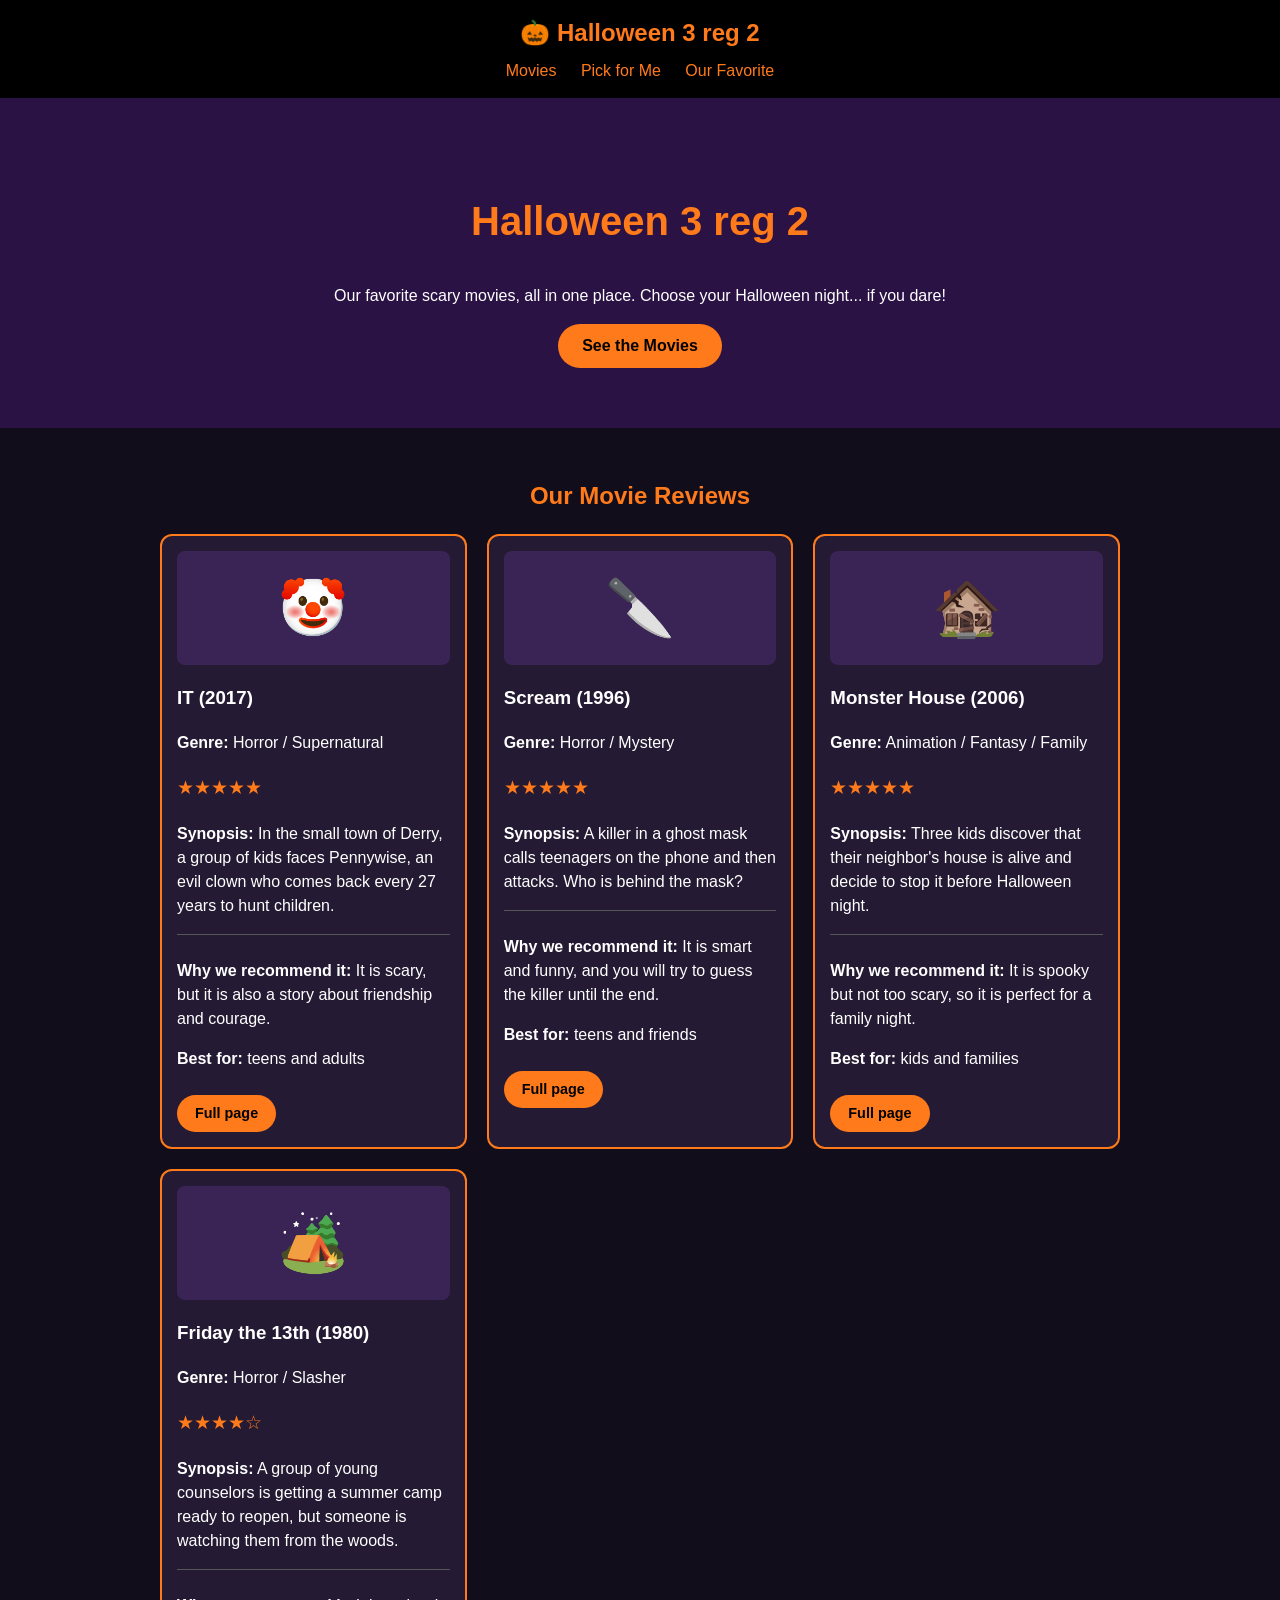
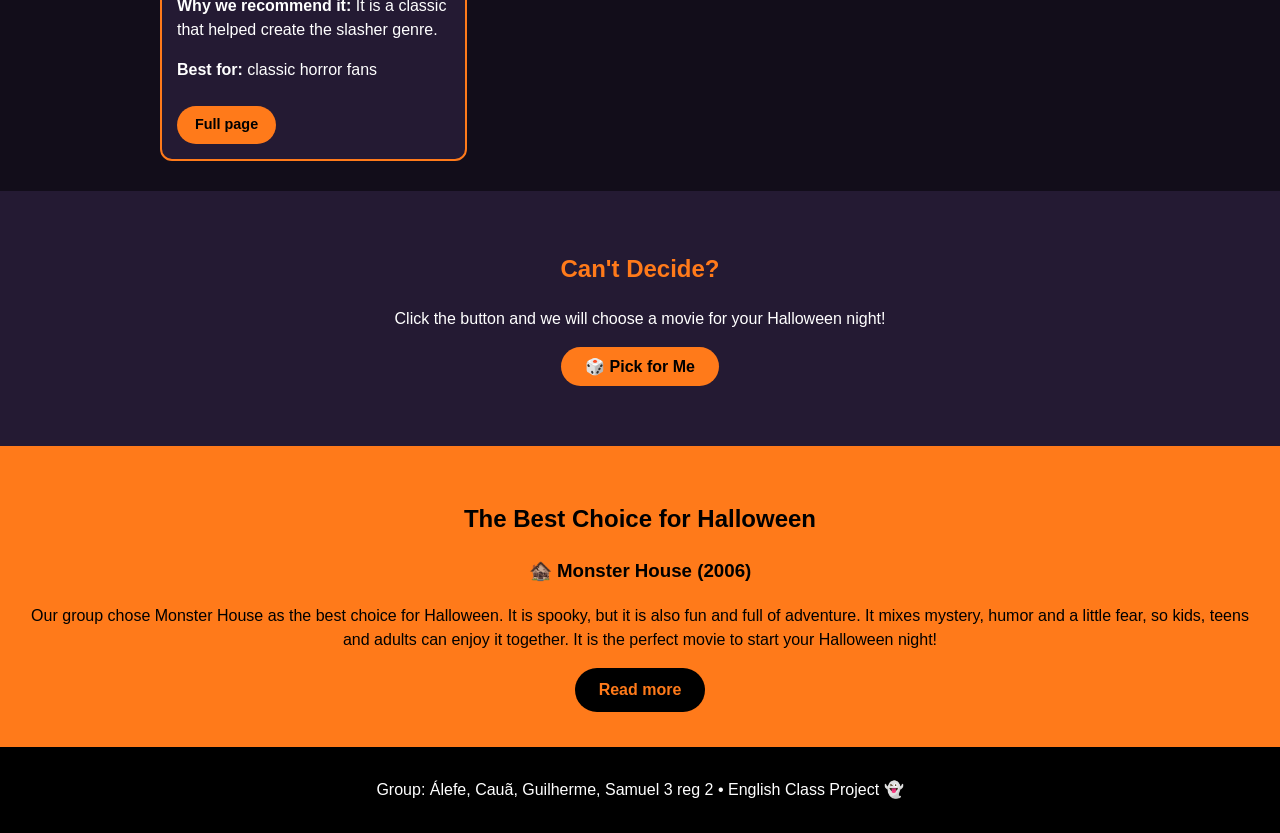
<file: index.html>
<!DOCTYPE html>
<html lang="en">
<head>
  <meta charset="UTF-8">
  <meta name="viewport" content="width=device-width, initial-scale=1.0">
  <title>Page about halloween films</title>
  <link rel="stylesheet" href="style.css">
</head>

<body>

  <!-- TOPO -->
  <header>
    <h2>🎃 Halloween 3 reg 2</h2>
    <nav>
      <a href="#movies">Movies</a>
      <a href="#random">Pick for Me</a>
      <a href="#favorite">Our Favorite</a>
    </nav>
  </header>

  <!-- INÍCIO -->
  <section class="hero">
    <h1>Halloween 3 reg 2</h1>
    <p>Our favorite scary movies, all in one place. Choose your Halloween night... if you dare!</p>
    <a class="button" href="#movies">See the Movies</a>
  </section>

  <!-- FILMES -->
  <section class="movies" id="movies">
    <h2>Our Movie Reviews</h2>

    <div class="cards">

      <div class="card">
        <div class="poster">🤡</div>
        <h3>IT (2017)</h3>
        <p><strong>Genre:</strong> Horror / Supernatural</p>
        <p class="stars">★★★★★</p>
        <p><strong>Synopsis:</strong> In the small town of Derry, a group of kids faces Pennywise, an evil clown who comes back every 27 years to hunt children.</p>
        <div class="review">
          <p><strong>Why we recommend it:</strong> It is scary, but it is also a story about friendship and courage.</p>
          <p><strong>Best for:</strong> teens and adults</p>
        </div>
        <a class="button" href="it.html">Full page</a>
      </div>

      <div class="card">
        <div class="poster">🔪</div>
        <h3>Scream (1996)</h3>
        <p><strong>Genre:</strong> Horror / Mystery</p>
        <p class="stars">★★★★★</p>
        <p><strong>Synopsis:</strong> A killer in a ghost mask calls teenagers on the phone and then attacks. Who is behind the mask?</p>
        <div class="review">
          <p><strong>Why we recommend it:</strong> It is smart and funny, and you will try to guess the killer until the end.</p>
          <p><strong>Best for:</strong> teens and friends</p>
        </div>
        <a class="button" href="scream.html">Full page</a>
      </div>

      <div class="card">
        <div class="poster">🏚️</div>
        <h3>Monster House (2006)</h3>
        <p><strong>Genre:</strong> Animation / Fantasy / Family</p>
        <p class="stars">★★★★★</p>
        <p><strong>Synopsis:</strong> Three kids discover that their neighbor's house is alive and decide to stop it before Halloween night.</p>
        <div class="review">
          <p><strong>Why we recommend it:</strong> It is spooky but not too scary, so it is perfect for a family night.</p>
          <p><strong>Best for:</strong> kids and families</p>
        </div>
        <a class="button" href="monster.html">Full page</a>
      </div>

      <div class="card">
        <div class="poster">🏕️</div>
        <h3>Friday the 13th (1980)</h3>
        <p><strong>Genre:</strong> Horror / Slasher</p>
        <p class="stars">★★★★☆</p>
        <p><strong>Synopsis:</strong> A group of young counselors is getting a summer camp ready to reopen, but someone is watching them from the woods.</p>
        <div class="review">
          <p><strong>Why we recommend it:</strong> It is a classic that helped create the slasher genre.</p>
          <p><strong>Best for:</strong> classic horror fans</p>
        </div>
        <a class="button" href="friday.html">Full page</a>
      </div>

    </div>
  </section>

  <!-- ESCOLHA POR MIM -->
  <section class="random" id="random">
    <h2>Can't Decide?</h2>
    <p>Click the button and we will choose a movie for your Halloween night!</p>
    <button class="button" id="random-btn">🎲 Pick for Me</button>
    <p id="random-result"></p>
  </section>

  <!-- FAVORITO -->
  <section class="favorite" id="favorite">
    <h2>The Best Choice for Halloween</h2>
    <h3>🏚️ Monster House (2006)</h3>
    <p>Our group chose Monster House as the best choice for Halloween. It is spooky, but it is also fun and full of adventure. It mixes mystery, humor and a little fear, so kids, teens and adults can enjoy it together. It is the perfect movie to start your Halloween night!</p>
    <a class="button dark" href="monster.html">Read more</a>
  </section>

  <!-- RODAPÉ -->
  <footer>
    <p>Group: Álefe, Cauã, Guilherme, Samuel 3 reg 2 • English Class Project 👻</p>
  </footer>

  <script src="script.js"></script>
</body>
</html>
</file>
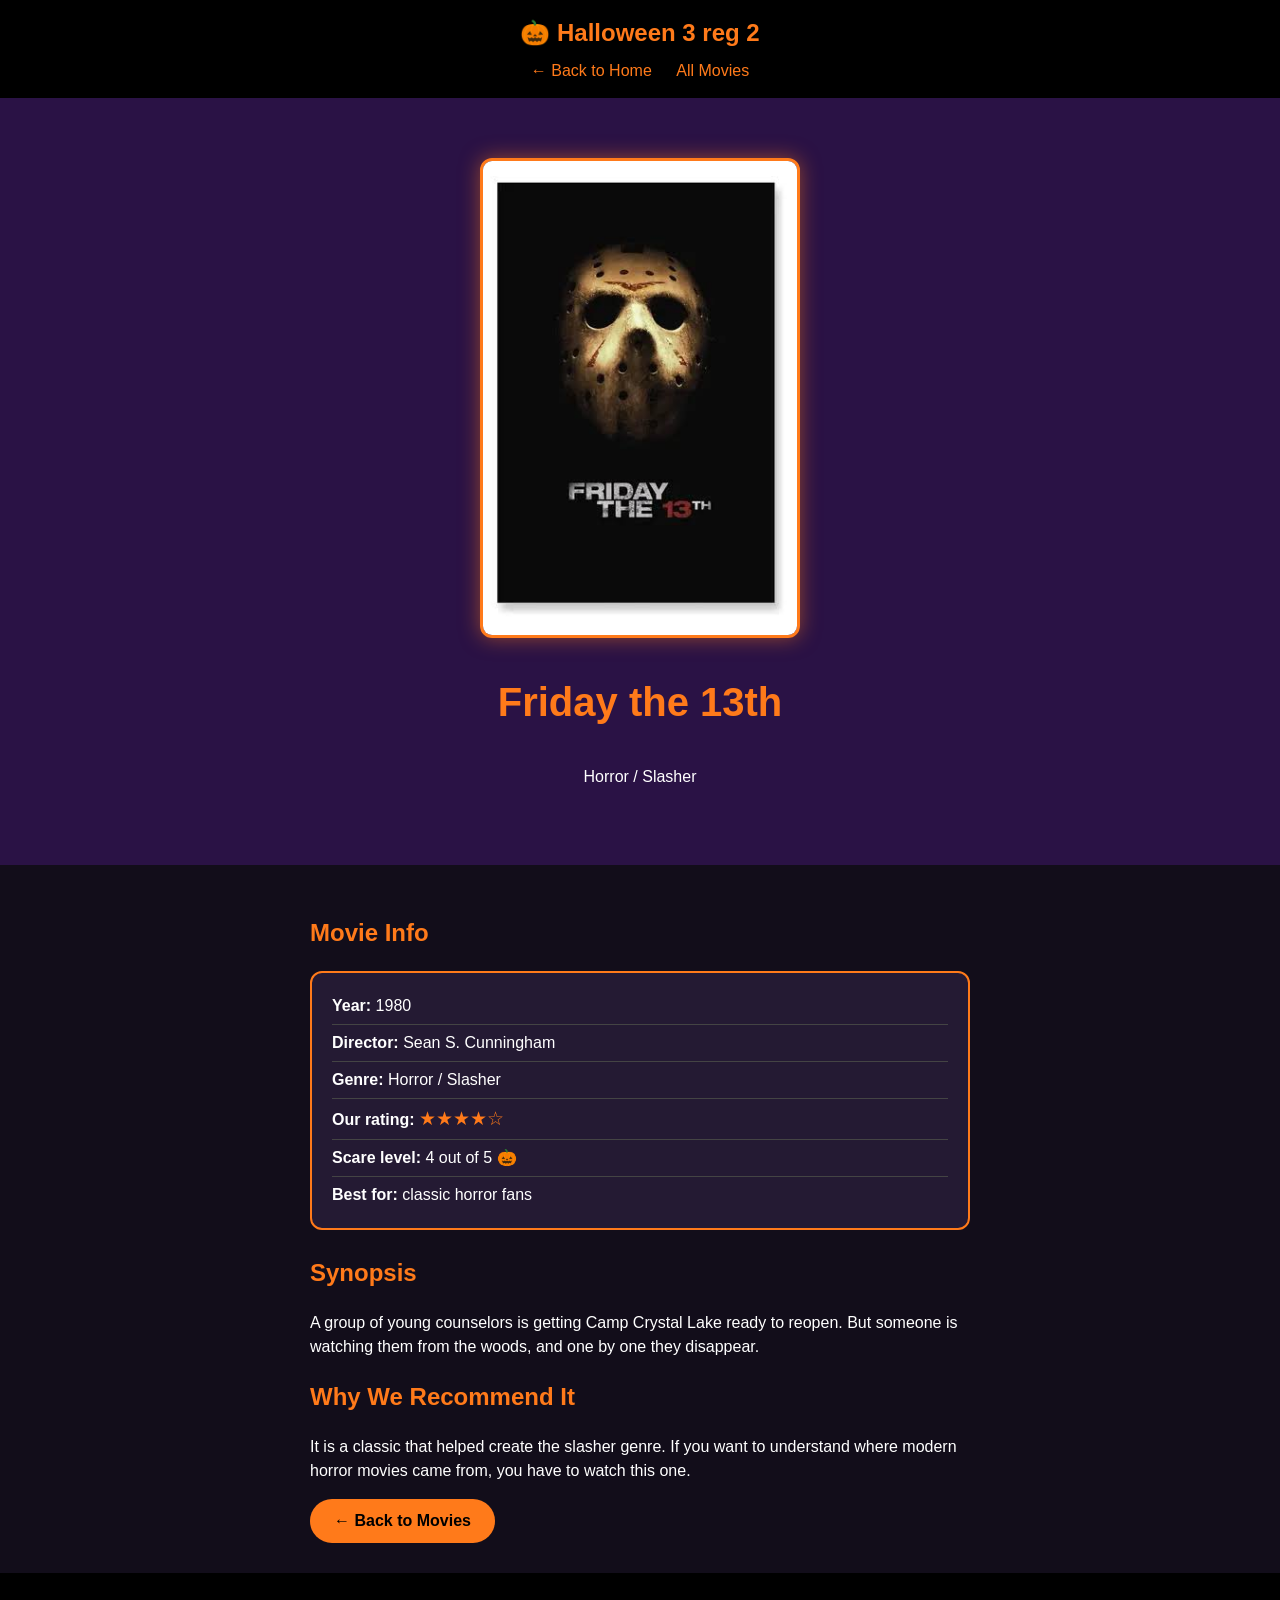
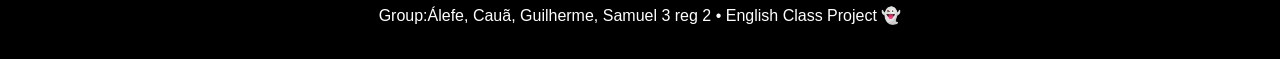
<file: friday.html>
<!DOCTYPE html>
<html lang="en">
<head>
  <meta charset="UTF-8">
  <meta name="viewport" content="width=device-width, initial-scale=1.0">
  <title>Friday the 13th </title>
  <link rel="stylesheet" href="style.css">
</head>

<body>

  <header>
    <h2>🎃 Halloween 3 reg 2</h2>
    <nav>
      <a href="index.html">← Back to Home</a>
      <a href="index.html#movies">All Movies</a>
    </nav>
  </header>

  <section class="hero">
    <!-- IMAGEM: coloque o arquivo friday.jpg dentro da pasta images/ e ela aparece aqui -->
    <img class="movie-img" src="images/friday.jpg" alt="Friday the 13th movie poster"
         onload="this.style.display='block'; this.nextElementSibling.style.display='none'">
    <div class="big-emoji">🏕️</div>
    <h1>Friday the 13th</h1>
    <p>Horror / Slasher</p>
  </section>

  <main class="detail">

    <h2>Movie Info</h2>
    <ul class="info-list">
      <li><strong>Year:</strong> 1980</li>
      <li><strong>Director:</strong> Sean S. Cunningham</li>
      <li><strong>Genre:</strong> Horror / Slasher</li>
      <li><strong>Our rating:</strong> <span class="stars">★★★★☆</span></li>
      <li><strong>Scare level:</strong> 4 out of 5 🎃</li>
      <li><strong>Best for:</strong> classic horror fans</li>
    </ul>

    <h2>Synopsis</h2>
    <p>A group of young counselors is getting Camp Crystal Lake ready to reopen. But someone is watching them from the woods, and one by one they disappear.</p>

    <h2>Why We Recommend It</h2>
    <p>It is a classic that helped create the slasher genre. If you want to understand where modern horror movies came from, you have to watch this one.</p>

    <a class="button" href="index.html#movies">← Back to Movies</a>

  </main>

  <footer>
    <p>Group:Álefe, Cauã, Guilherme, Samuel 3 reg 2 • English Class Project 👻</p>
  </footer>

</body>
</html>
</file>
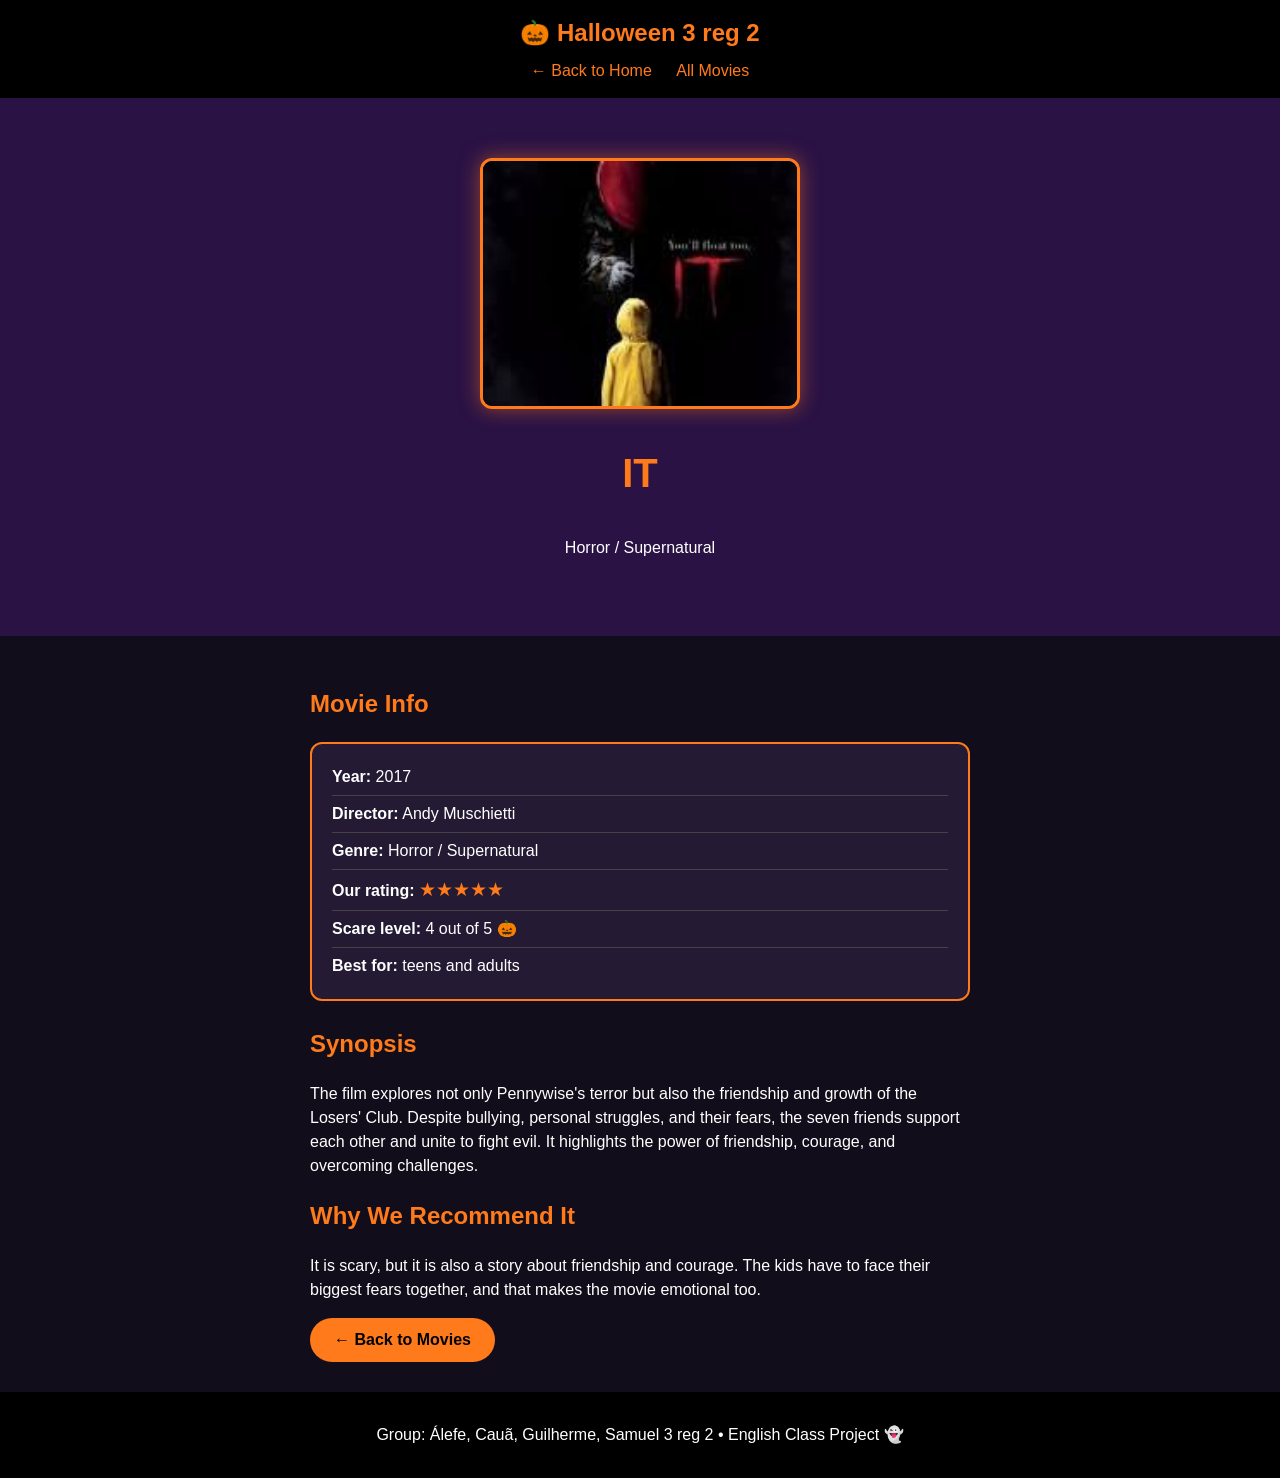
<file: it.html>
<!DOCTYPE html>
<html lang="en">
<head>
  <meta charset="UTF-8">
  <meta name="viewport" content="width=device-width, initial-scale=1.0">
  <title>IT</title>
  <link rel="stylesheet" href="style.css">
</head>

<body>

  <header>
    <h2>🎃 Halloween 3 reg 2</h2>
    <nav>
      <a href="index.html">← Back to Home</a>
      <a href="index.html#movies">All Movies</a>
    </nav>
  </header>

  <section class="hero">
    <!-- IMAGEM: coloque o arquivo it.jpg dentro da pasta images/ e ela aparece aqui -->
    <img class="movie-img" src="images/it.jpg" alt="IT movie poster"
         onload="this.style.display='block'; this.nextElementSibling.style.display='none'">
    <div class="big-emoji">🤡</div>
    <h1>IT</h1>
    <p>Horror / Supernatural</p>
  </section>

  <main class="detail">

    <h2>Movie Info</h2>
    <ul class="info-list">
      <li><strong>Year:</strong> 2017</li>
      <li><strong>Director:</strong> Andy Muschietti</li>
      <li><strong>Genre:</strong> Horror / Supernatural</li>
      <li><strong>Our rating:</strong> <span class="stars">★★★★★</span></li>
      <li><strong>Scare level:</strong> 4 out of 5 🎃</li>
      <li><strong>Best for:</strong> teens and adults</li>
    </ul>

    <h2>Synopsis</h2>
    <p>The film explores not only Pennywise's terror but also the friendship and growth of the Losers' Club. Despite bullying, personal struggles, and their fears, the seven friends support each other and unite to fight evil. It highlights the power of friendship, courage, and overcoming challenges.</p>

    <h2>Why We Recommend It</h2>
    <p>It is scary, but it is also a story about friendship and courage. The kids have to face their biggest fears together, and that makes the movie emotional too.</p>

    <a class="button" href="index.html#movies">← Back to Movies</a>

  </main>

  <footer>
    <p>Group: Álefe, Cauã, Guilherme, Samuel 3 reg 2 • English Class Project 👻</p>
  </footer>

</body>
</html>
</file>
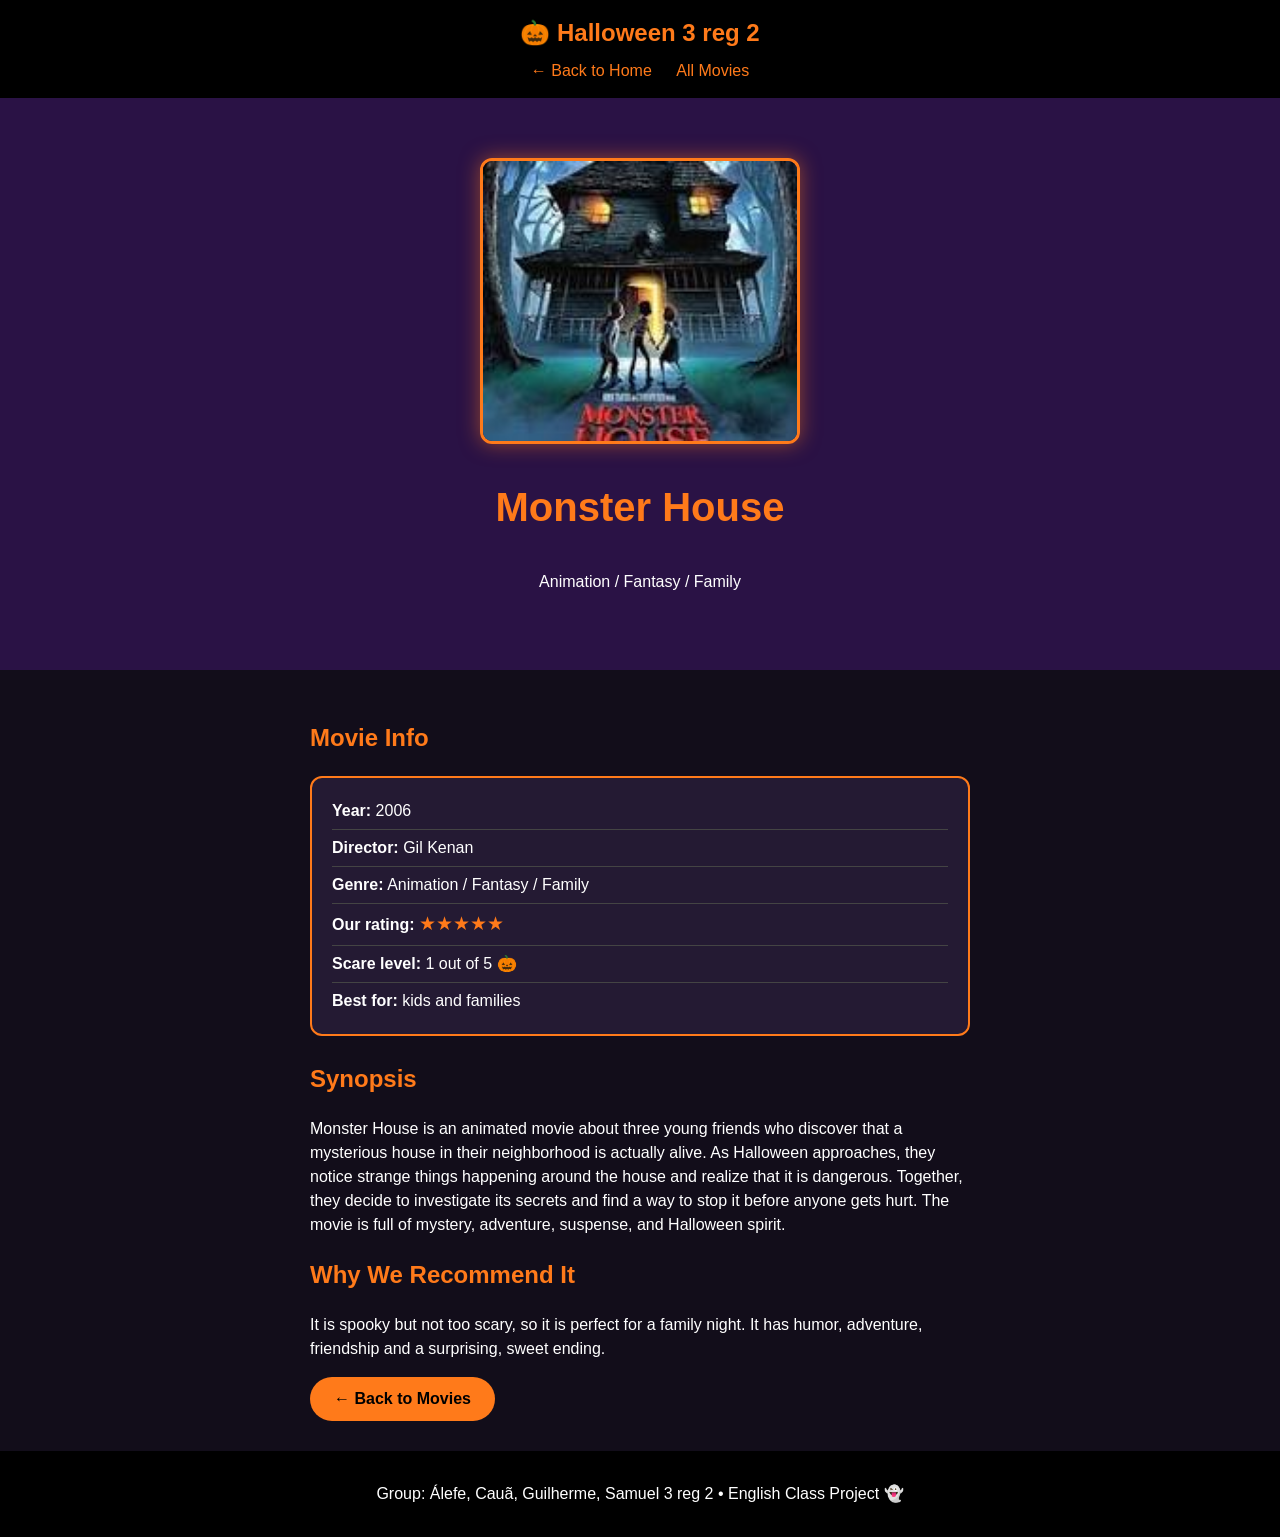
<file: monster.html>
<!DOCTYPE html>
<html lang="en">
<head>
  <meta charset="UTF-8">
  <meta name="viewport" content="width=device-width, initial-scale=1.0">
  <title>Monster House</title>
  <link rel="stylesheet" href="style.css">
</head>

<body>

  <header>
    <h2>🎃 Halloween 3 reg 2</h2>
    <nav>
      <a href="index.html">← Back to Home</a>
      <a href="index.html#movies">All Movies</a>
    </nav>
  </header>

  <section class="hero">
    <!-- IMAGEM: coloque o arquivo monster.jpg dentro da pasta images/ e ela aparece aqui -->
    <img class="movie-img" src="images/monster.jpg" alt="Monster House movie poster"
         onload="this.style.display='block'; this.nextElementSibling.style.display='none'">
    <div class="big-emoji">🏚️</div>
    <h1>Monster House</h1>
    <p>Animation / Fantasy / Family</p>
  </section>

  <main class="detail">

    <h2>Movie Info</h2>
    <ul class="info-list">
      <li><strong>Year:</strong> 2006</li>
      <li><strong>Director:</strong> Gil Kenan</li>
      <li><strong>Genre:</strong> Animation / Fantasy / Family</li>
      <li><strong>Our rating:</strong> <span class="stars">★★★★★</span></li>
      <li><strong>Scare level:</strong> 1 out of 5 🎃</li>
      <li><strong>Best for:</strong> kids and families</li>
    </ul>

    <h2>Synopsis</h2>
    <p>Monster House is an animated movie about three young friends who discover that a mysterious house in their neighborhood is actually alive. As Halloween approaches, they notice strange things happening around the house and realize that it is dangerous. Together, they decide to investigate its secrets and find a way to stop it before anyone gets hurt. The movie is full of mystery, adventure, suspense, and Halloween spirit.</p>

    <h2>Why We Recommend It</h2>
    <p>It is spooky but not too scary, so it is perfect for a family night. It has humor, adventure, friendship and a surprising, sweet ending. </p>

    <a class="button" href="index.html#movies">← Back to Movies</a>

  </main>

  <footer>
    <p>Group: Álefe, Cauã, Guilherme, Samuel 3 reg 2 • English Class Project 👻</p>
  </footer>

</body>
</html>
</file>
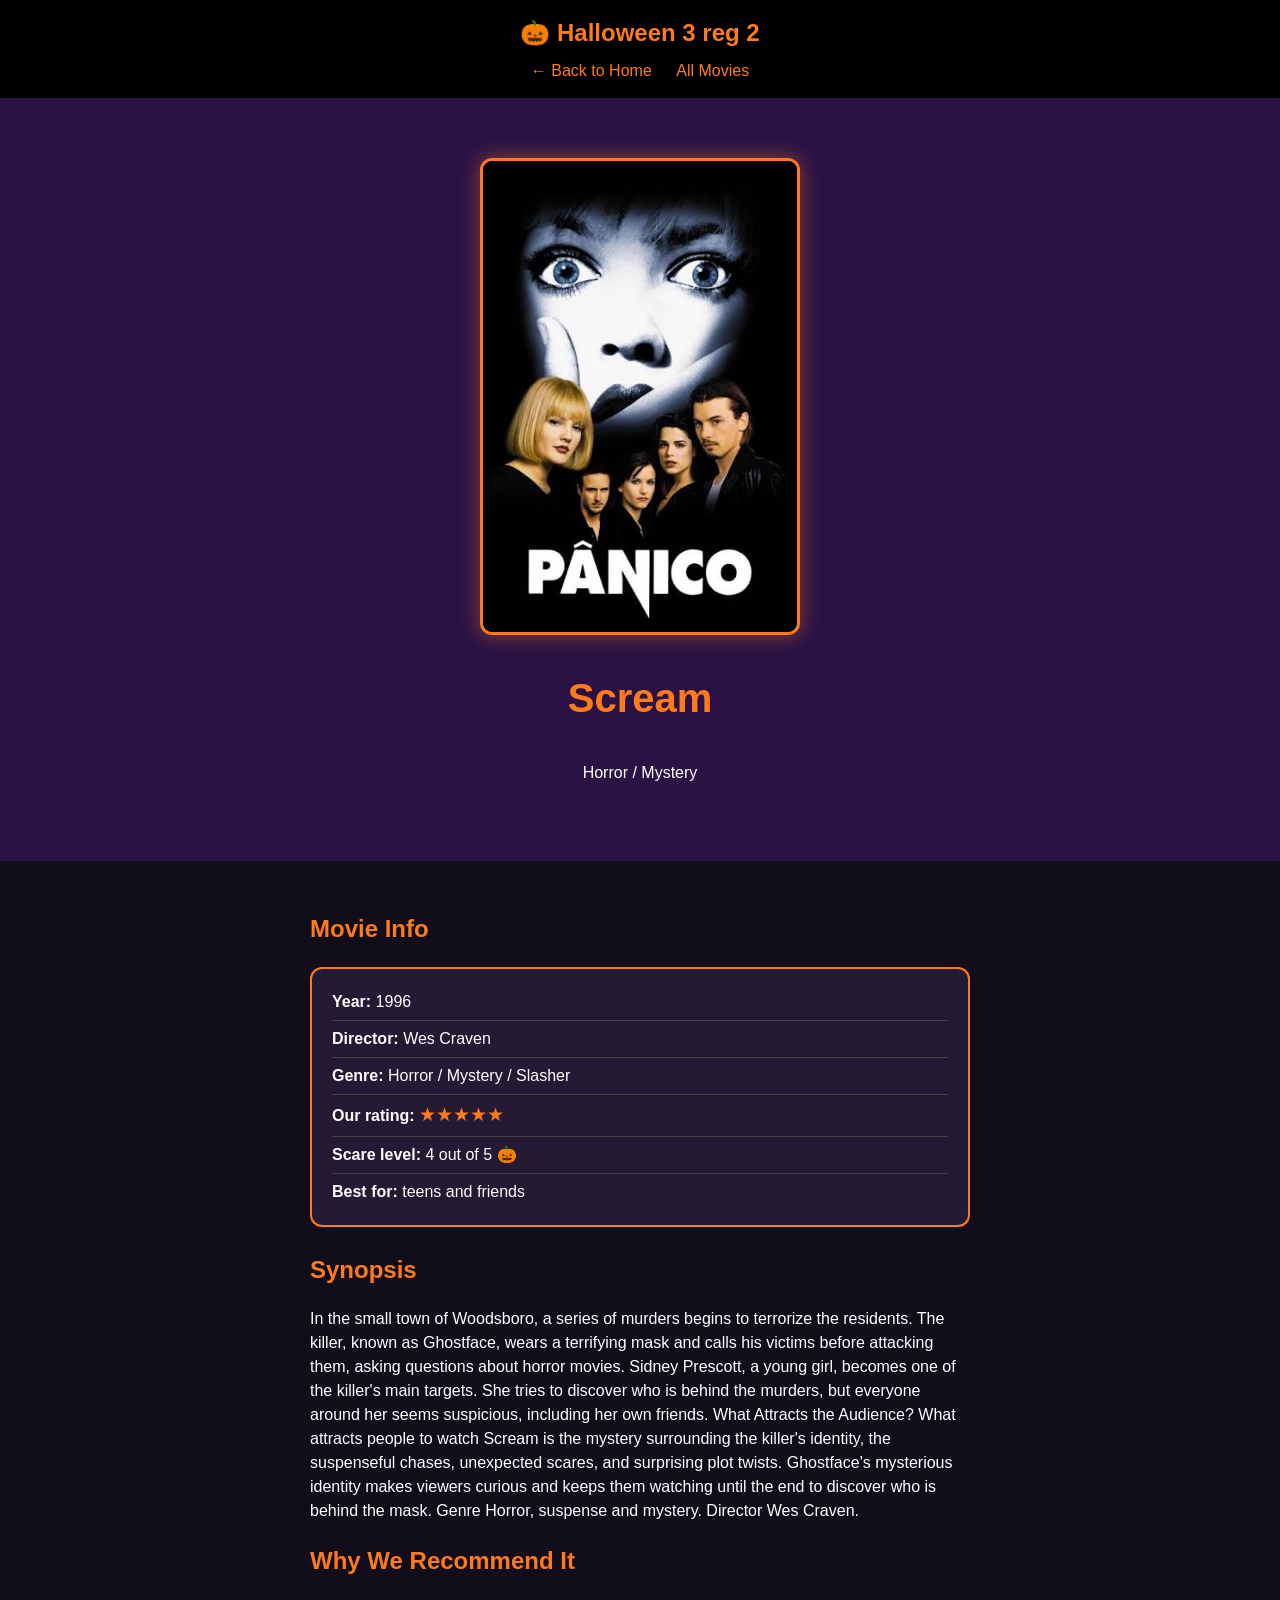
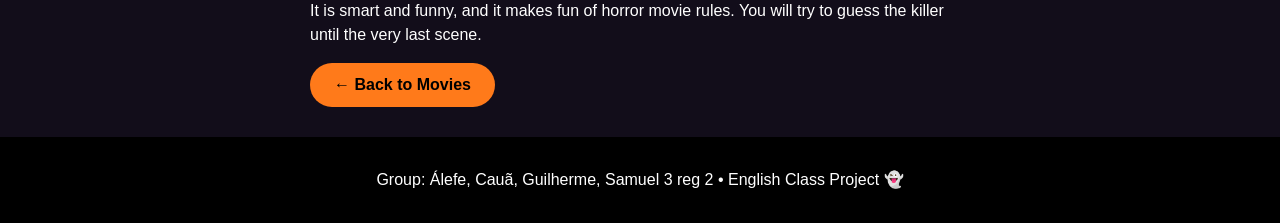
<file: scream.html>
<!DOCTYPE html>
<html lang="en">
<head>
  <meta charset="UTF-8">
  <meta name="viewport" content="width=device-width, initial-scale=1.0">
  <title>Scream </title>
  <link rel="stylesheet" href="style.css">
</head>

<body>

  <header>
    <h2>🎃 Halloween 3 reg 2</h2>
    <nav>
      <a href="index.html">← Back to Home</a>
      <a href="index.html#movies">All Movies</a>
    </nav>
  </header>

  <section class="hero">
    <!-- IMAGEM: coloque o arquivo scream.jpg dentro da pasta images/ e ela aparece aqui -->
    <img class="movie-img" src="images/scream.jpg" alt="Scream movie poster"
         onload="this.style.display='block'; this.nextElementSibling.style.display='none'">
    <div class="big-emoji">🔪</div>
    <h1>Scream</h1>
    <p>Horror / Mystery</p>
  </section>

  <main class="detail">

    <h2>Movie Info</h2>
    <ul class="info-list">
      <li><strong>Year:</strong> 1996</li>
      <li><strong>Director:</strong> Wes Craven</li>
      <li><strong>Genre:</strong> Horror / Mystery / Slasher</li>
      <li><strong>Our rating:</strong> <span class="stars">★★★★★</span></li>
      <li><strong>Scare level:</strong> 4 out of 5 🎃</li>
      <li><strong>Best for:</strong> teens and friends</li>
    </ul>

    <h2>Synopsis</h2>
    <p>In the small town of Woodsboro, a series of murders begins to terrorize the residents. The killer, known as Ghostface, wears a terrifying mask and calls his victims before attacking them, asking questions about horror movies.

Sidney Prescott, a young girl, becomes one of the killer's main targets. She tries to discover who is behind the murders, but everyone around her seems suspicious, including her own friends.

What Attracts the Audience?

What attracts people to watch Scream is the mystery surrounding the killer's identity, the suspenseful chases, unexpected scares, and surprising plot twists. Ghostface's mysterious identity makes viewers curious and keeps them watching until the end to discover who is behind the mask.

Genre

Horror, suspense and mystery.

Director

Wes Craven.</p>

    <h2>Why We Recommend It</h2>
    <p>It is smart and funny, and it makes fun of horror movie rules. You will try to guess the killer until the very last scene.</p>

    <a class="button" href="index.html#movies">← Back to Movies</a>

  </main>

  <footer>
    <p>Group: Álefe, Cauã, Guilherme, Samuel 3 reg 2 • English Class Project 👻</p>
  </footer>

</body>
</html>
</file>
<file: style.css>
:root {
  --fundo: #120d1a;
  --caixa: #241a33;
  --laranja: #ff7a1a;
  --texto: #ffffff;
}

* {
  box-sizing: border-box;
}

body {
  background-color: var(--fundo);
  color: var(--texto);
  font-family: Arial, sans-serif;
  margin: 0;
  line-height: 1.5;
}

h2 {
  color: var(--laranja);
}

.hidden {
  display: none;
}

/* TOPO */
header {
  background-color: #000;
  text-align: center;
  padding: 15px;
}

header h2 {
  margin: 0 0 8px;
}

header a {
  color: var(--laranja);
  margin: 0 10px;
  text-decoration: none;
}

header a:hover {
  text-decoration: underline;
}

/* INÍCIO */
.hero {
  text-align: center;
  padding: 60px 20px;
  background-color: #2a1245;
}

.hero h1 {
  color: var(--laranja);
  font-size: 2.5rem;
}

/* BOTÕES */
.button,
.toggle-btn {
  display: inline-block;
  background-color: var(--laranja);
  color: #000;
  font-weight: bold;
  border: none;
  border-radius: 25px;
  padding: 10px 24px;
  cursor: pointer;
  text-decoration: none;
  font-size: 1rem;
}

.button:hover,
.toggle-btn:hover {
  background-color: #ffa24d;
}

/* Botão escuro (usado na seção do favorito, que é laranja) */
.button.dark {
  background-color: #000;
  color: var(--laranja);
}

.button.dark:hover {
  background-color: #333;
}

/* FILMES */
.movies {
  max-width: 1000px;
  margin: 0 auto;
  padding: 30px 20px;
}

.movies h2 {
  text-align: center;
}

.cards {
  display: grid;
  grid-template-columns: repeat(auto-fit, minmax(230px, 1fr));
  gap: 20px;
}

.card {
  background-color: var(--caixa);
  border: 2px solid var(--laranja);
  border-radius: 12px;
  padding: 15px;
}

.card:hover {
  box-shadow: 0 0 15px var(--laranja);
}

.poster {
  font-size: 3.5rem;
  text-align: center;
  background-color: #3a2455;
  border-radius: 8px;
  padding: 15px;
  margin-bottom: 10px;
}

.stars {
  color: var(--laranja);
  font-size: 1.2rem;
}

.review {
  margin-top: 12px;
  padding-top: 8px;
  border-top: 1px solid #555;
}

/* Botões menores dentro dos cards */
.card .button,
.card .toggle-btn {
  margin-top: 8px;
  font-size: 0.9rem;
  padding: 8px 18px;
}

/* SORTEIO */
.random {
  text-align: center;
  background-color: var(--caixa);
  padding: 40px 20px;
}

#random-result {
  margin-top: 20px;
  font-size: 1.3rem;
  font-weight: bold;
  color: var(--laranja);
}

/* FAVORITO */
.favorite {
  background-color: var(--laranja);
  color: #000;
  text-align: center;
  padding: 35px 20px;
}

.favorite h2 {
  color: #000;
}

/* RODAPÉ */
footer {
  background-color: #000;
  text-align: center;
  padding: 15px;
}

/* ===== PÁGINAS DOS FILMES ===== */
.big-emoji {
  font-size: 5rem;
}

/* Imagem do filme (fica escondida até o arquivo existir na pasta images/) */
.movie-img {
  display: none;
  width: 100%;
  max-width: 320px;
  margin: 0 auto 15px;
  border: 3px solid var(--laranja);
  border-radius: 12px;
  box-shadow: 0 0 20px rgba(255, 122, 26, 0.5);
}

.detail {
  max-width: 700px;
  margin: 0 auto;
  padding: 30px 20px;
}

.info-list {
  list-style: none;
  margin: 0 0 25px;
  padding: 15px 20px;
  background-color: var(--caixa);
  border: 2px solid var(--laranja);
  border-radius: 12px;
}

.info-list li {
  padding: 6px 0;
  border-bottom: 1px solid #444;
}

.info-list li:last-child {
  border-bottom: none;
}
</file>
